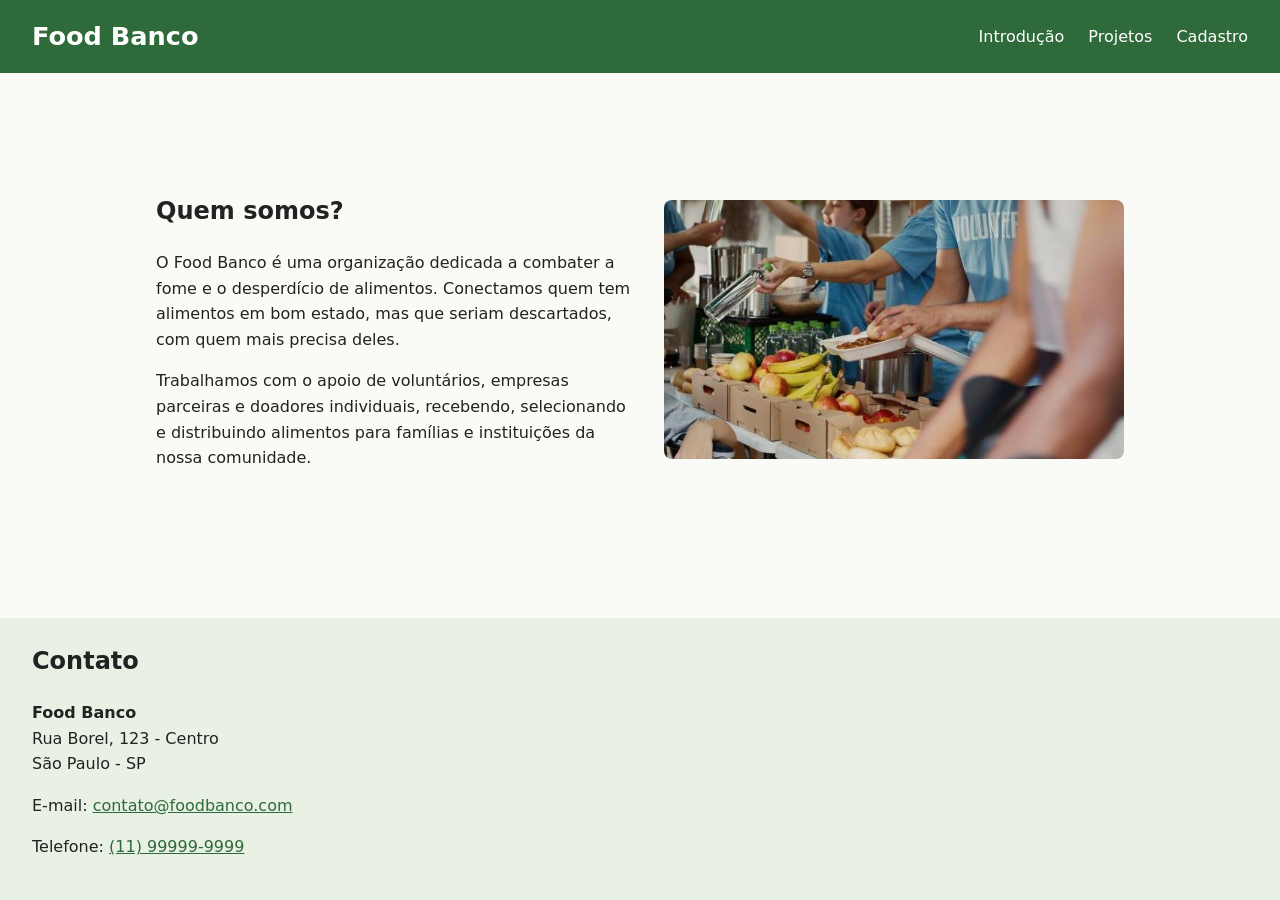
<file: index.html>
<!doctype html>
<html lang="pt-BR">
<head>
  <meta charset="UTF-8" />
  <meta name="viewport" content="width=device-width, initial-scale=1.0" />
  <title>Food Banco</title>
  <link rel="stylesheet" href="style.css" />
</head>
<body>
  <header>
    <h1>Food Banco</h1>
    <nav>
      <ul>
        <li><a href="index.html">Introdução</a></li>
        <li><a href="projetos.html">Projetos</a></li>
        <li><a href="cadastro.html">Cadastro</a></li>
      </ul>
    </nav>
  </header>

  <main>
    <section class="introduction-info">
      <article>
        <h2>Quem somos?</h2>
        <p>
          O Food Banco é uma organização dedicada a combater a fome e o
          desperdício de alimentos. Conectamos quem tem alimentos em bom
          estado, mas que seriam descartados, com quem mais precisa deles.
        </p>
        <p>
          Trabalhamos com o apoio de voluntários, empresas parceiras e
          doadores individuais, recebendo, selecionando e distribuindo
          alimentos para famílias e instituições da nossa comunidade.
        </p>
      </article>
      <img
        src="images/foodbank-voluntarios.jpg"
        alt="Voluntários entregando alimentos"
      />
    </section>
  </main>

  <footer>
    <h2>Contato</h2>
    <address>
      <p>
        <strong>Food Banco</strong><br />
        Rua Borel, 123 - Centro<br />
        São Paulo - SP
      </p>
      <p>
        E-mail:
        <a href="mailto:contato@foodbanco.com">contato@foodbanco.com</a>
      </p>
      <p>
        Telefone:
        <a href="tel:+5511999999999">(11) 99999-9999</a>
      </p>
    </address>
  </footer>
</body>
</html>
</file>
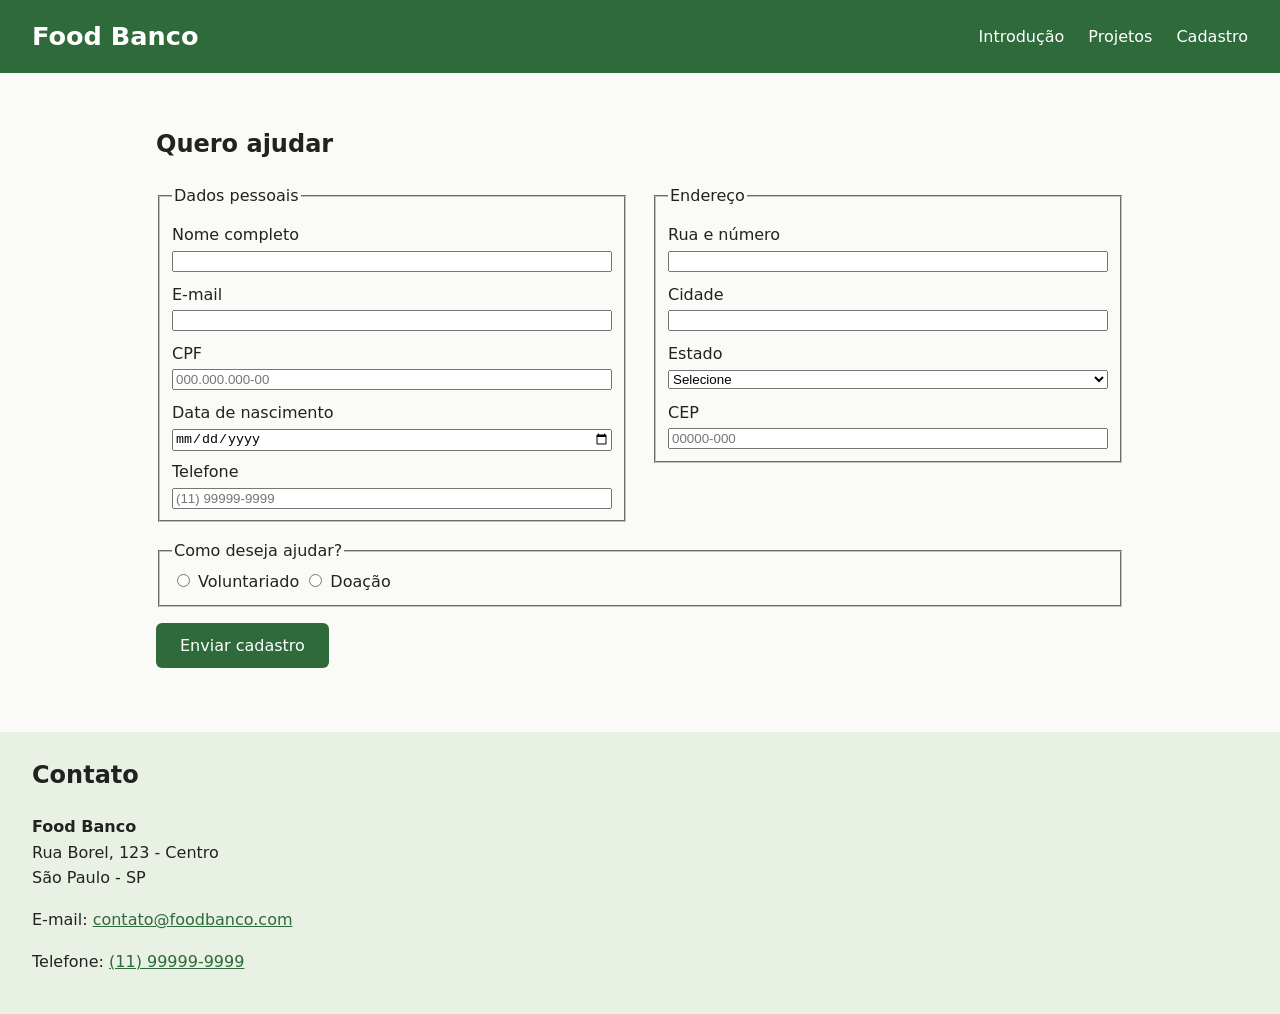
<file: cadastro.html>
<!doctype html>
<html lang="pt-BR">
<head>
  <meta charset="UTF-8" />
  <meta name="viewport" content="width=device-width, initial-scale=1.0" />
  <title>Cadastro | Food Banco</title>
  <link rel="stylesheet" href="style.css" />
</head>
<body>
  <header>
    <h1>Food Banco</h1>
    <nav>
      <ul>
        <li><a href="index.html">Introdução</a></li>
        <li><a href="projetos.html">Projetos</a></li>
        <li><a href="cadastro.html">Cadastro</a></li>
      </ul>
    </nav>
  </header>

  <main>
    <h2>Quero ajudar</h2>

    <form id="form-cadastro" action="#" method="post">
      <section class="cadastro">
        <article>
          <fieldset>
            <legend>Dados pessoais</legend>

            <label for="nome">Nome completo</label>
            <input type="text" id="nome" name="nome" required />

            <label for="email">E-mail</label>
            <input type="email" id="email" name="email" required />

            <label for="cpf">CPF</label>
            <input type="text" id="cpf" name="cpf" pattern="\d{3}\.\d{3}\.\d{3}-\d{2}" placeholder="000.000.000-00" required />

            <label for="nascimento">Data de nascimento</label>
            <input type="date" id="nascimento" name="nascimento" required />

            <label for="telefone">Telefone</label>
            <input type="tel" id="telefone" name="telefone" pattern="\(\d{2}\)\s?\d{4,5}-\d{4}" placeholder="(11) 99999-9999" />
          </fieldset>
        </article>

        <article>
          <fieldset>
            <legend>Endereço</legend>

            <label for="endereco">Rua e número</label>
            <input type="text" id="endereco" name="endereco" />

            <label for="cidade">Cidade</label>
            <input type="text" id="cidade" name="cidade" />

            <label for="estado">Estado</label>
            <select id="estado" name="estado">
              <option value="">Selecione</option>
              <option value="SP">São Paulo</option>
              <option value="RJ">Rio de Janeiro</option>
              <option value="MG">Minas Gerais</option>
            </select>

            <label for="cep">CEP</label>
            <input type="text" id="cep" name="cep" pattern="\d{5}-\d{3}" placeholder="00000-000" />
          </fieldset>
        </article>
      </section>

      <fieldset>
        <legend>Como deseja ajudar?</legend>

        <input type="radio" id="ajuda-voluntariado" name="ajuda" value="voluntariado" required />
        <label for="ajuda-voluntariado">Voluntariado</label>

        <input type="radio" id="ajuda-doacao" name="ajuda" value="doacao" />
        <label for="ajuda-doacao">Doação</label>
      </fieldset>

      <button type="submit">Enviar cadastro</button>
    </form>
  </main>

  <footer>
    <h2>Contato</h2>
    <address>
      <p>
        <strong>Food Banco</strong><br />
        Rua Borel, 123 - Centro<br />
        São Paulo - SP
      </p>
      <p>
        E-mail:
        <a href="mailto:contato@foodbanco.com">contato@foodbanco.com</a>
      </p>
      <p>
        Telefone:
        <a href="tel:+5511999999999">(11) 99999-9999</a>
      </p>
    </address>
  </footer>
</body>
</html>
</file>
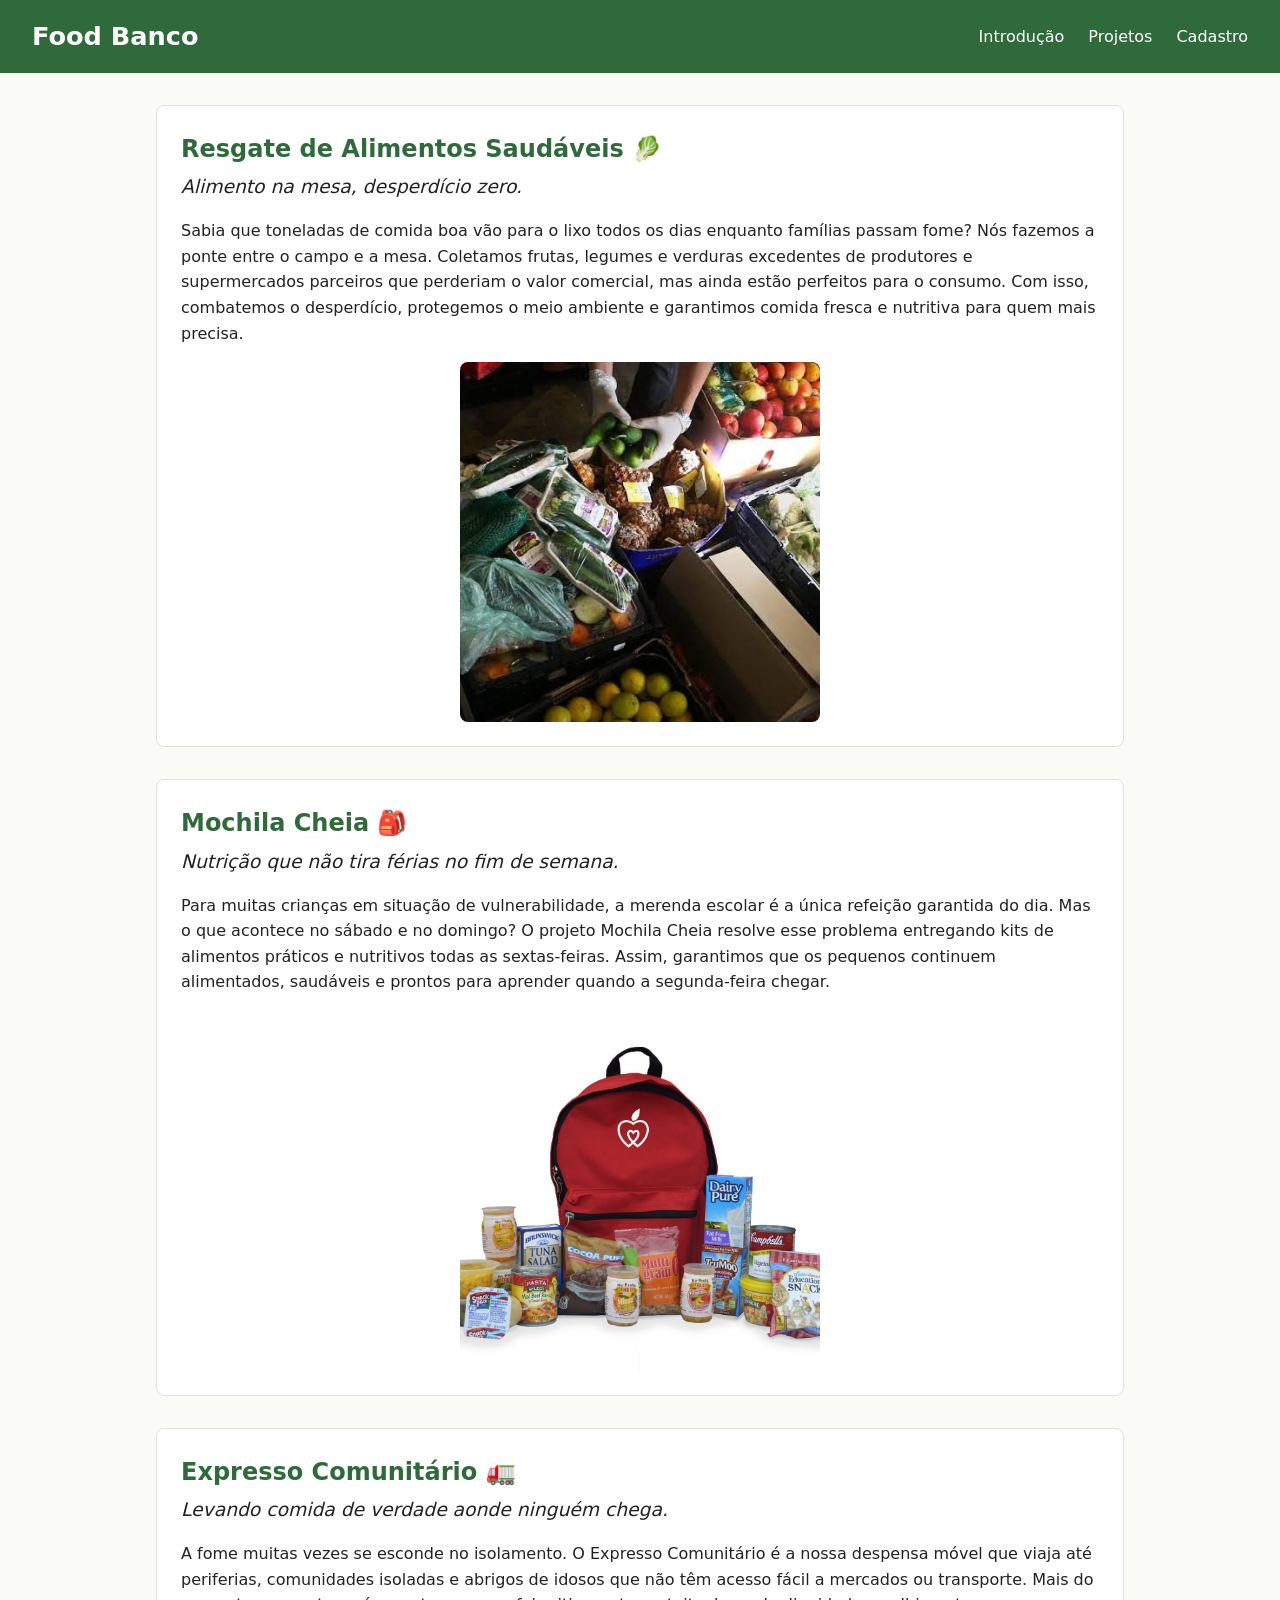
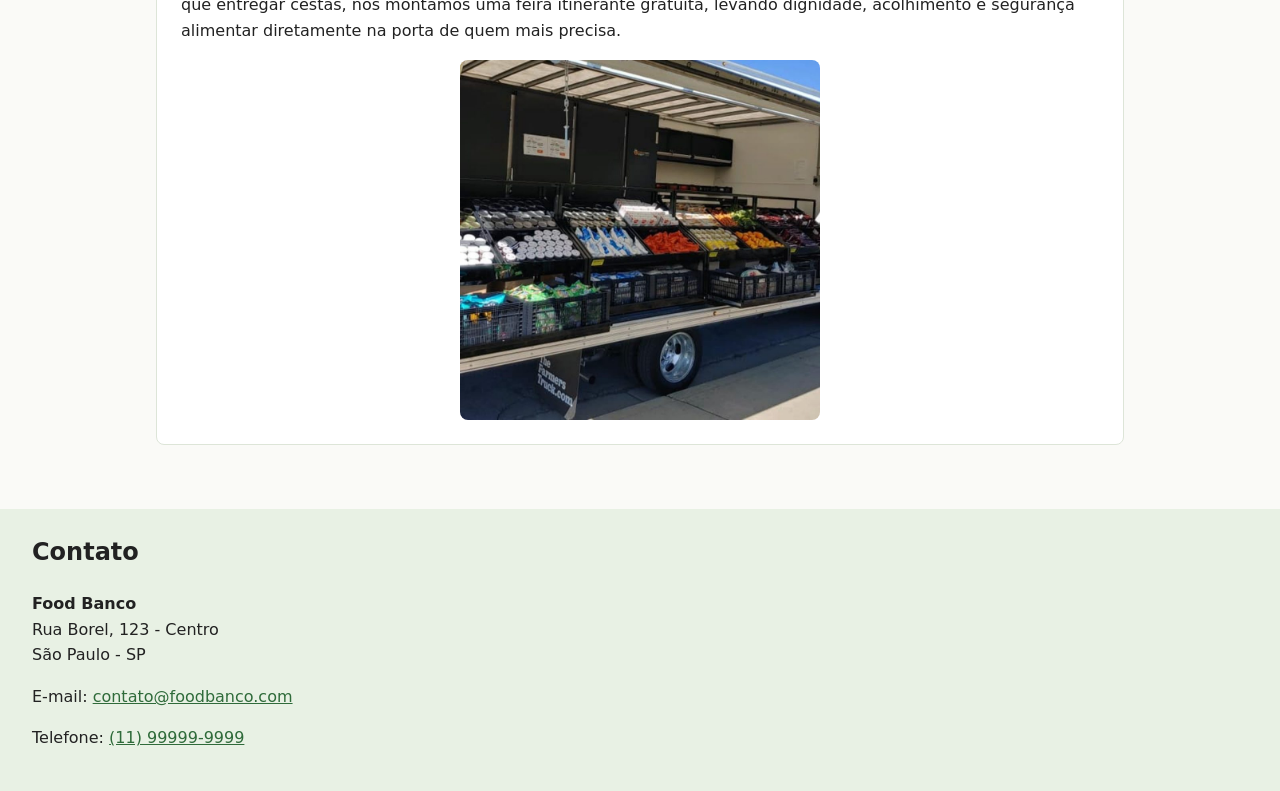
<file: projetos.html>
<!doctype html>
<html lang="pt-BR">
<head>
  <meta charset="UTF-8" />
  <meta name="viewport" content="width=device-width, initial-scale=1.0" />
  <title>Projetos | Food Banco</title>
  <link rel="stylesheet" href="style.css" />
</head>
<body>
  <header>
    <h1>Food Banco</h1>
    <nav>
      <ul>
        <li><a href="index.html">Introdução</a></li>
        <li><a href="projetos.html">Projetos</a></li>
        <li><a href="cadastro.html">Cadastro</a></li>
      </ul>
    </nav>
  </header>

  <main>
    <section class="projetos">
      <article class="project _1">
        <h2>Resgate de Alimentos Saudáveis 🥬</h2>
        <h3>Alimento na mesa, desperdício zero.</h3>
        <p>
          Sabia que toneladas de comida boa vão para o lixo todos os dias
          enquanto famílias passam fome? Nós fazemos a ponte entre o campo e a
          mesa. Coletamos frutas, legumes e verduras excedentes de produtores
          e supermercados parceiros que perderiam o valor comercial, mas ainda
          estão perfeitos para o consumo. Com isso, combatemos o desperdício,
          protegemos o meio ambiente e garantimos comida fresca e nutritiva
          para quem mais precisa.
        </p>
        <img
          src="images/projetos-img1.jpg"
          alt="Alimentos frescos sendo selecionados"
        />
      </article>

      <article class="project _2">
        <h2>Mochila Cheia 🎒</h2>
        <h3>Nutrição que não tira férias no fim de semana.</h3>
        <p>
          Para muitas crianças em situação de vulnerabilidade, a merenda
          escolar é a única refeição garantida do dia. Mas o que acontece no
          sábado e no domingo? O projeto Mochila Cheia resolve esse problema
          entregando kits de alimentos práticos e nutritivos todas as
          sextas-feiras. Assim, garantimos que os pequenos continuem
          alimentados, saudáveis e prontos para aprender quando a
          segunda-feira chegar.
        </p>
        <img
          src="images/projetos-img2.jpg"
          alt="Mochila rodeada de alimentos"
        />
      </article>

      <article class="project _3">
        <h2>Expresso Comunitário 🚛</h2>
        <h3>Levando comida de verdade aonde ninguém chega.</h3>
        <p>
          A fome muitas vezes se esconde no isolamento. O Expresso Comunitário
          é a nossa despensa móvel que viaja até periferias, comunidades
          isoladas e abrigos de idosos que não têm acesso fácil a mercados ou
          transporte. Mais do que entregar cestas, nós montamos uma feira
          itinerante gratuita, levando dignidade, acolhimento e segurança
          alimentar diretamente na porta de quem mais precisa.
        </p>
        <img
          src="images/projetos-img3.jpg"
          alt="Caminhão carregado de alimentos"
        />
      </article>
    </section>
  </main>

  <footer>
    <h2>Contato</h2>
    <address>
      <p>
        <strong>Food Banco</strong><br />
        Rua Borel, 123 - Centro<br />
        São Paulo - SP
      </p>
      <p>
        E-mail:
        <a href="mailto:contato@foodbanco.com">contato@foodbanco.com</a>
      </p>
      <p>
        Telefone:
        <a href="tel:+5511999999999">(11) 99999-9999</a>
      </p>
    </address>
  </footer>
</body>
</html>
</file>
<file: style.css>
:root {
  --verde: #2f6b3a;
  --verde-claro: #e8f1e4;
  --texto: #222;
  --fundo: #fafaf7;
}

* {
  box-sizing: border-box;
}

body {
  margin: 0;
  min-height: 100vh;
  display: flex;
  flex-direction: column;
  font-family: system-ui, sans-serif;
  line-height: 1.6;
  color: var(--texto);
  background: var(--fundo);
}

a {
  color: var(--verde);
}

img {
  max-width: 100%;
  height: auto;
  border-radius: 8px;
}

/* Cabeçalho e menu */
header {
  background: var(--verde);
  color: white;
  padding: 1rem 2rem;
  display: flex;
  flex-wrap: wrap;
  align-items: center;
  justify-content: space-between;
  gap: 1rem;
}

header h1 {
  margin: 0;
  font-size: 1.6rem;
}

nav ul {
  list-style: none;
  margin: 0;
  padding: 0;
  display: flex;
  gap: 1.5rem;
}

nav a {
  color: white;
  text-decoration: none;
}

nav a:hover {
  text-decoration: underline;
}

/* Conteúdo */
main {
  flex: 1;
  display: flex;
  flex-direction: column;
  justify-content: center; /* centraliza o conteúdo na vertical */
  width: 100%;
  max-width: 1000px;
  margin: 0 auto;
  padding: 2rem 1rem;
}

/* Página inicial */
.introduction-info {
  display: flex;
  flex-wrap: wrap;
  align-items: center;
  gap: 2rem;
}

.introduction-info article {
  flex: 1 1 320px;
}

.introduction-info img {
  flex: 1 1 320px;
  max-width: 460px;
}

/* Projetos */
.projetos {
  display: grid;
  gap: 2rem;
}

.project {
  background: white;
  border: 1px solid #dde5d8;
  border-radius: 8px;
  padding: 1.5rem;
}

.project h2 {
  margin: 0;
  color: var(--verde);
}

.project h3 {
  margin: 0.25rem 0 1rem;
  font-weight: 500;
  font-style: italic;
}

.project img {
  display: block;
  width: 100%;
  max-width: 360px;
  aspect-ratio: 1 / 1;
  object-fit: cover;
  margin: 0 auto;
}

/* Cadastro */
.cadastro {
  display: flex;
  flex-wrap: wrap;
  gap: 1.5rem;
}

.cadastro article {
  flex: 1 1 280px;
}

fieldset {
  margin-bottom: 1rem;
}

label {
  display: block;
  margin-top: 0.5rem;
}

input[type='radio'] + label {
  display: inline;
}

input[type='text'],
input[type='email'],
input[type='date'],
input[type='tel'],
select {
  width: 100%;
}

button {
  padding: 0.6rem 1.5rem;
  border: none;
  border-radius: 6px;
  background: var(--verde);
  color: white;
  font: inherit;
  cursor: pointer;
}

/* Rodapé */
footer {
  background: var(--verde-claro);
  padding: 1.5rem 2rem;
  margin-top: 2rem;
}

footer h2 {
  margin-top: 0;
}

address {
  font-style: normal;
}
</file>
